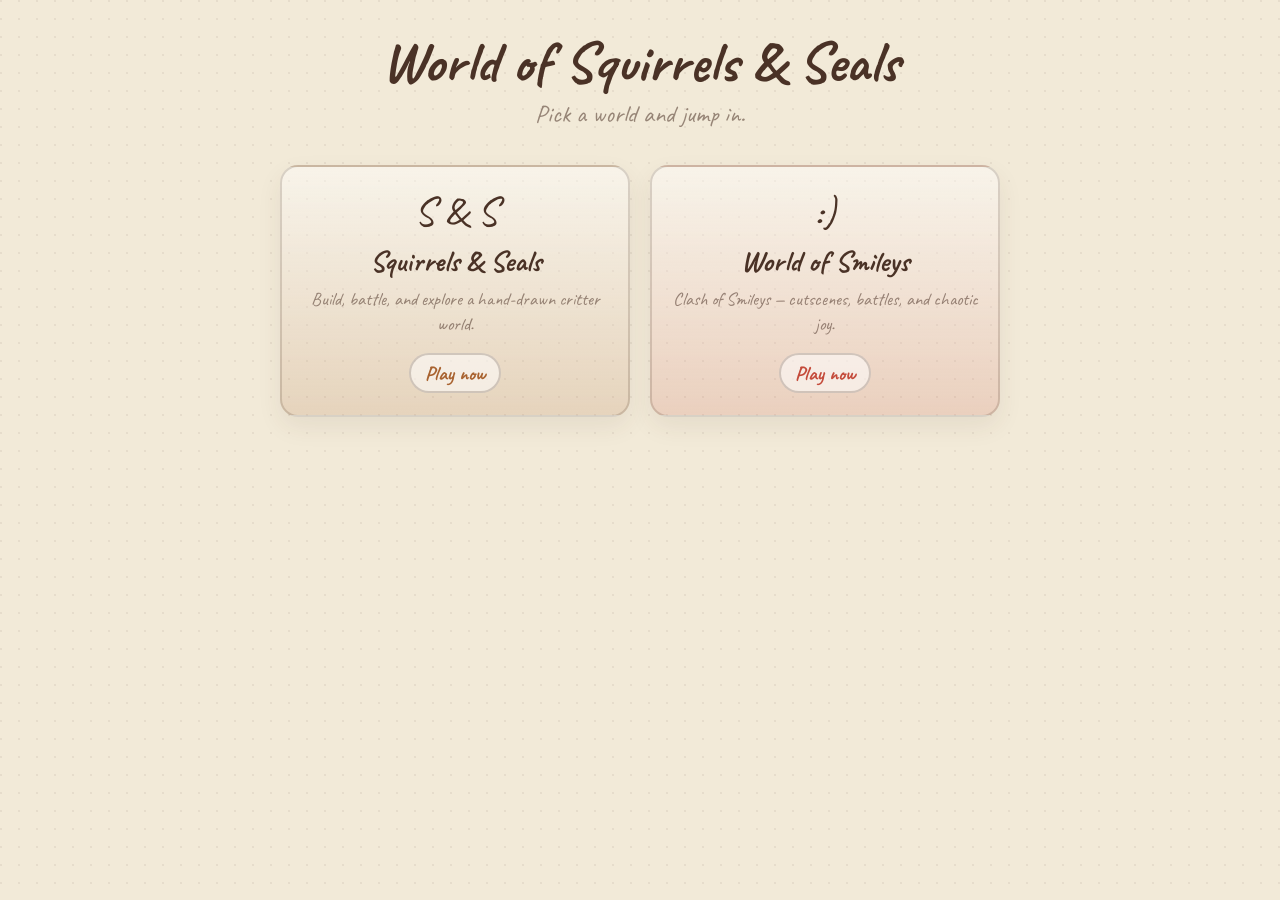
<file: index.html>
<!doctype html>
<html lang="en">
<head>
<meta charset="utf-8" />
<title>World of Squirrels & Seals</title>
<meta name="viewport" content="width=device-width, initial-scale=1" />
<link href="https://fonts.googleapis.com/css2?family=Caveat:wght@400;600;700&display=swap" rel="stylesheet">
<style>
  :root {
    --paper: #f2ead8;
    --paper-2: #ebe2c4;
    --ink: #4a3226;
    --ink-soft: rgba(74, 50, 38, 0.55);
    --grid: rgba(74, 50, 38, 0.07);
    --sq: #a8622f;
    --sq-wash: rgba(168, 98, 47, 0.16);
    --sl: #5e7f99;
    --sl-wash: rgba(94, 127, 153, 0.18);
    --sm: #c44a3a;
    --sm-wash: rgba(196, 74, 58, 0.16);
  }
  * { box-sizing: border-box; margin: 0; padding: 0; }
  html, body { min-height: 100%; }
  body {
    background: radial-gradient(ellipse at 30% 20%, var(--paper) 0%, var(--paper-2) 100%);
    background-image: radial-gradient(circle at 1px 1px, var(--grid) 1px, transparent 0);
    background-size: 18px 18px;
    background-color: var(--paper);
    font-family: "Caveat", "Marker Felt", "Comic Sans MS", cursive;
    color: var(--ink);
    display: flex;
    align-items: center;
    justify-content: center;
    padding: 2rem 1.25rem;
  }
  main {
    width: min(720px, 100%);
    text-align: center;
  }
  h1 {
    font-size: clamp(2.4rem, 6vw, 3.6rem);
    font-weight: 700;
    line-height: 1.05;
    margin-bottom: 0.35rem;
  }
  .subtitle {
    font-size: clamp(1.2rem, 3vw, 1.55rem);
    color: var(--ink-soft);
    margin-bottom: 2.25rem;
  }
  .cards {
    display: grid;
    grid-template-columns: repeat(auto-fit, minmax(240px, 1fr));
    gap: 1.25rem;
  }
  .card {
    display: block;
    text-decoration: none;
    color: inherit;
    border: 2px solid rgba(74, 50, 38, 0.18);
    border-radius: 18px;
    padding: 1.5rem 1.25rem 1.35rem;
    background: rgba(255, 255, 255, 0.35);
    box-shadow: 0 10px 24px rgba(74, 50, 38, 0.08);
    transition: transform 0.18s ease, box-shadow 0.18s ease, border-color 0.18s ease;
  }
  .card:hover {
    transform: translateY(-4px);
    box-shadow: 0 16px 32px rgba(74, 50, 38, 0.12);
    border-color: rgba(74, 50, 38, 0.28);
  }
  .card.squirrels { background: linear-gradient(180deg, rgba(255,255,255,0.45), var(--sq-wash)); }
  .card.smileys { background: linear-gradient(180deg, rgba(255,255,255,0.45), var(--sm-wash)); }
  .card-icon {
    font-size: 2.6rem;
    line-height: 1;
    margin-bottom: 0.65rem;
  }
  .card h2 {
    font-size: 1.85rem;
    font-weight: 700;
    margin-bottom: 0.45rem;
  }
  .card p {
    font-size: 1.15rem;
    color: var(--ink-soft);
    line-height: 1.35;
  }
  .card .cta {
    display: inline-block;
    margin-top: 1rem;
    font-size: 1.25rem;
    font-weight: 700;
    padding: 0.35rem 0.85rem;
    border-radius: 999px;
    border: 2px solid rgba(74, 50, 38, 0.22);
    background: rgba(255, 255, 255, 0.55);
  }
  .card.squirrels .cta { color: var(--sq); }
  .card.smileys .cta { color: var(--sm); }
</style>
</head>
<body>
<main>
  <h1>World of Squirrels &amp; Seals</h1>
  <p class="subtitle">Pick a world and jump in.</p>
  <div class="cards">
    <a class="card squirrels" href="./squirrels-and-seals/">
      <div class="card-icon">S &amp; S</div>
      <h2>Squirrels &amp; Seals</h2>
      <p>Build, battle, and explore a hand-drawn critter world.</p>
      <span class="cta">Play now</span>
    </a>
    <a class="card smileys" href="./smileys/">
      <div class="card-icon">:)</div>
      <h2>World of Smileys</h2>
      <p>Clash of Smileys — cutscenes, battles, and chaotic joy.</p>
      <span class="cta">Play now</span>
    </a>
  </div>
</main>
</body>
</html>
</file>
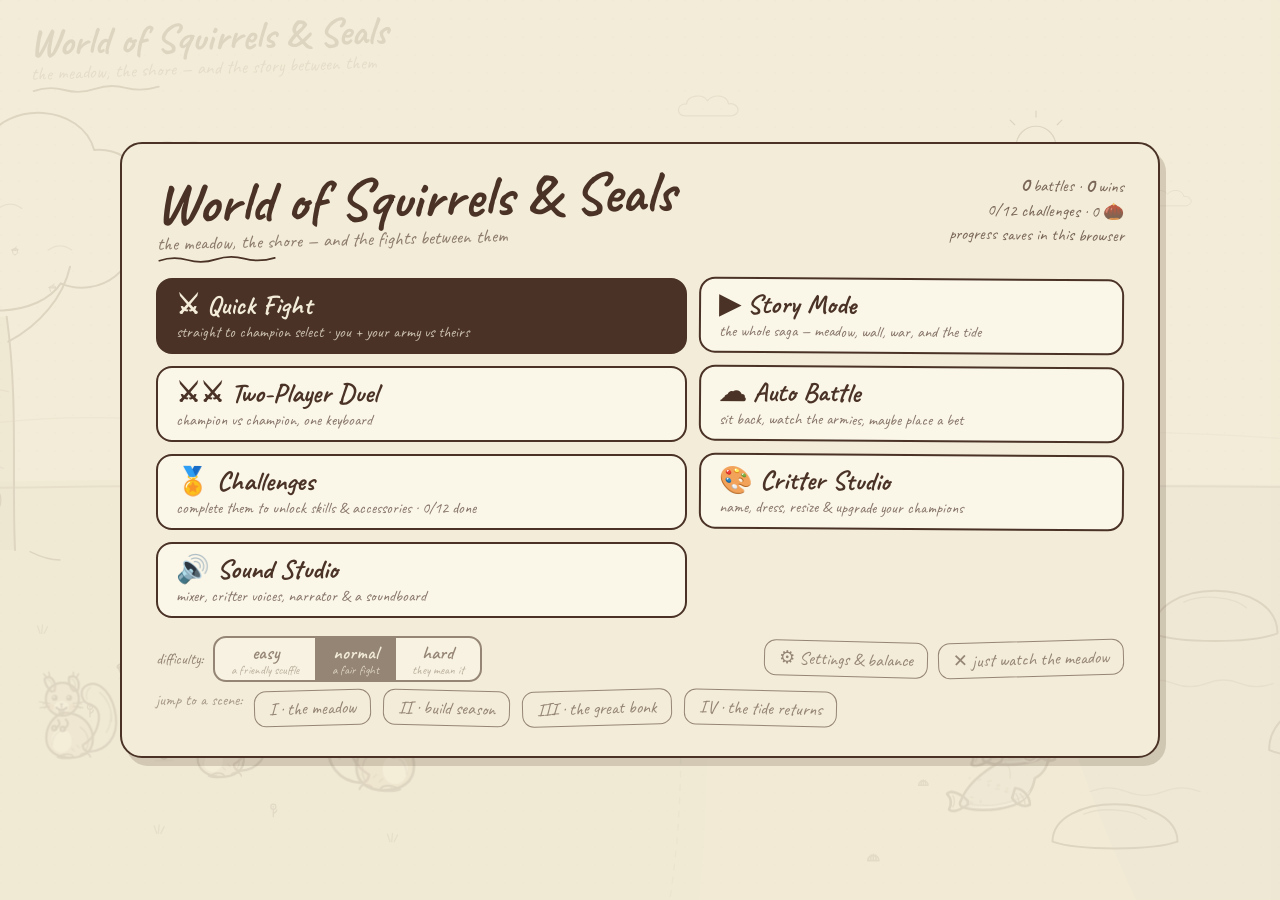
<file: squirrels-and-seals/index.html>
<!doctype html>
<html lang="en">
<head>
<meta charset="utf-8" />
<title>World of Squirrels &amp; Seals</title>
<meta name="viewport" content="width=device-width, initial-scale=1" />
<link href="https://fonts.googleapis.com/css2?family=Caveat:wght@400;600;700&display=swap" rel="stylesheet">
<link href="ss/menu.css" rel="stylesheet">
<style>
  :root {
    --paper: #f3ecd8;
    --paper-2: #ece2c4;
    --ink: #4a3226;
    --ink-soft: rgba(74, 50, 38, 0.55);
    --grid: rgba(74, 50, 38, 0.07);
    --sq: #a8622f;              /* squirrel chestnut */
    --sq-wash: rgba(168, 98, 47, 0.16);
    --sl: #5e7f99;              /* seal blue-grey */
    --sl-wash: rgba(94, 127, 153, 0.18);
    --sea: rgba(94, 127, 153, 0.22);
    --grass: rgba(122, 138, 64, 0.20);
    --sand: rgba(196, 160, 96, 0.18);
  }
  * { box-sizing: border-box; margin: 0; padding: 0; }
  html, body { width: 100%; height: 100%; overflow: hidden; }
  body {
    background: radial-gradient(ellipse at 30% 20%, var(--paper) 0%, var(--paper-2) 100%);
    background-image: radial-gradient(circle at 1px 1px, var(--grid) 1px, transparent 0);
    background-size: 18px 18px;
    background-color: var(--paper);
    font-family: "Caveat", "Marker Felt", "Comic Sans MS", cursive;
    color: var(--ink);
    position: relative;
  }

  .ink      { fill: none; stroke: var(--ink); stroke-width: 2.4; stroke-linecap: round; stroke-linejoin: round; }
  .ink-thin { stroke-width: 1.6; }
  .ink-fill { fill: var(--ink); stroke: none; }

  /* ============ WORLD LAYERS ============ */
  .stage { position: fixed; inset: 0; overflow: hidden; }
  #sky-fx, #landscape, #build-layer, #food-layer, #critter-layer, #fx-layer {
    position: fixed; inset: 0; pointer-events: none;
  }
  #landscape { z-index: 1; }
  #sky-fx { z-index: 2; }
  #build-layer { z-index: 3; }
  #food-layer { z-index: 4; }
  #critter-layer { z-index: 5; }
  #fx-layer { z-index: 40; }
  #landscape svg { width: 100%; height: 100%; }

  /* mood grading — a translucent wash whose color shifts per chapter */
  #grade {
    position: fixed; inset: 0; z-index: 30; pointer-events: none;
    background: transparent; transition: background 2.5s ease;
    mix-blend-mode: multiply;
  }
  body.mood-build #grade { background: rgba(228, 186, 106, 0.14); }
  body.mood-war   #grade { background: rgba(176, 84, 54, 0.16); }
  body.mood-dusk  #grade { background: rgba(120, 96, 150, 0.18); }
  body.mood-night #grade { background: rgba(44, 52, 96, 0.30); }
  body.mood-dawn  #grade { background: rgba(255, 196, 130, 0.12); }

  /* sun ⇆ moon */
  #sun-moon { position: fixed; left: 78vw; top: 12vh; width: 76px; height: 76px; z-index: 1; transition: transform 3s ease, opacity 2s ease; }
  body.mood-night #sun-moon .sun-face { opacity: 0; }
  body.mood-night #sun-moon .moon-face { opacity: 1; }
  #sun-moon .moon-face { opacity: 0; transition: opacity 2s ease; }
  #sun-moon .sun-face { transition: opacity 2s ease; }
  #stars { position: fixed; inset: 0; z-index: 0; opacity: 0; transition: opacity 2.5s ease; pointer-events: none; }
  body.mood-night #stars, body.mood-dusk #stars { opacity: 1; }
  .star { position: absolute; font-size: 13px; color: var(--ink-soft); animation: twinkle 2.6s ease-in-out infinite; }
  @keyframes twinkle { 0%,100% { opacity: .25; } 50% { opacity: .9; } }

  /* sea waves drift */
  .wave-drift  { animation: waveDrift 7s ease-in-out infinite; }
  .wave-drift2 { animation: waveDrift 9s ease-in-out infinite reverse; }
  @keyframes waveDrift { 0%,100% { transform: translateX(0); } 50% { transform: translateX(26px); } }
  .oak-sway { transform-origin: 12% 100%; animation: oakSway 7s ease-in-out infinite; }
  @keyframes oakSway { 0%,100% { transform: rotate(-0.6deg); } 50% { transform: rotate(0.7deg); } }

  /* screen shake + hitstop */
  @keyframes crackShake { 0%,100% { transform: translate(0,0); } 20% { transform: translate(-7px,4px); } 40% { transform: translate(6px,-5px); } 60% { transform: translate(-4px,-3px); } 80% { transform: translate(3px,4px); } }
  body.shaking #landscape, body.shaking #critter-layer, body.shaking #build-layer, body.shaking #food-layer { animation: crackShake .5s ease-in-out; }
  body.hitstop #critter-layer * { animation-play-state: paused !important; }

  /* ============ CRITTERS ============ */
  .critter {
    position: absolute;
    width: 120px; height: 120px;
    transform-origin: 50% 90%;
    pointer-events: auto;
    cursor: pointer;
    will-change: left, top, transform;
  }
  .critter svg { width: 100%; height: 100%; display: block; overflow: visible; }
  .critter .rig { transform-origin: 50% 88%; }
  .critter.face-l .rig { transform: scaleX(-1); }
  .critter .ink { stroke-width: 2.6; }
  .critter .ink-thin { stroke-width: 1.7; }

  /* part hinge origins (set inline per part in JS via style.transformOrigin) */
  .p-tail, .p-head, .p-armF, .p-armB, .p-legF, .p-legB, .p-flipF, .p-flipB, .p-earL, .p-earR, .p-item, .p-body, .p-jaw {
    transform-box: view-box;
  }

  /* — idle — */
  @keyframes cBreathe   { 0%,100% { transform: scale(1,1); } 50% { transform: scale(1.015,0.975); } }
  @keyframes tailSway   { 0%,100% { transform: rotate(-4deg); } 50% { transform: rotate(5deg); } }
  @keyframes tailFlick  { 0%,100% { transform: rotate(-10deg); } 50% { transform: rotate(14deg); } }
  @keyframes headTilt   { 0%,100% { transform: rotate(-2deg); } 50% { transform: rotate(2.5deg); } }
  @keyframes earTwitch  { 0%, 88%, 100% { transform: rotate(0deg); } 92% { transform: rotate(-10deg); } 96% { transform: rotate(4deg); } }
  @keyframes blinkAnim  { 0%, 91%, 99%, 100% { transform: scaleY(1); } 94%,96% { transform: scaleY(0.08); } }
  .critter .p-body  { animation: cBreathe 2.2s ease-in-out infinite; }
  .critter .p-tail  { animation: tailSway 2.6s ease-in-out infinite; }
  .critter .p-head  { animation: headTilt 3.4s ease-in-out infinite; }
  .critter .p-earL, .critter .p-earR { animation: earTwitch 5.2s ease-in-out infinite; }
  .critter .p-eyes  { animation: blinkAnim 4.6s linear infinite; transform-box: view-box; }

  /* — walk: squirrel scamper (quick bouncy hops) — */
  @keyframes sqScamper { 0%,100% { transform: translateY(0) rotate(0deg); } 30% { transform: translateY(-9px) rotate(-3deg); } 60% { transform: translateY(0) rotate(2deg); } }
  @keyframes sqLegRun  { 0%,100% { transform: rotate(-24deg); } 50% { transform: rotate(28deg); } }
  @keyframes sqArmRun  { 0%,100% { transform: rotate(22deg); } 50% { transform: rotate(-26deg); } }
  @keyframes tailFlow  { 0%,100% { transform: rotate(-12deg); } 50% { transform: rotate(10deg); } }
  .critter.sq.act-walk .p-body { animation: sqScamper .34s ease-in-out infinite; }
  .critter.sq.act-walk .p-legF { animation: sqLegRun .34s ease-in-out infinite; }
  .critter.sq.act-walk .p-legB { animation: sqLegRun .34s ease-in-out infinite reverse; }
  .critter.sq.act-walk .p-armF { animation: sqArmRun .34s ease-in-out infinite; }
  .critter.sq.act-walk .p-tail { animation: tailFlow .34s ease-in-out infinite; }

  /* — walk: seal galumph (inchworm scoot) — */
  @keyframes slGalumph {
    0%, 100% { transform: scale(1, 1) translateY(0); }
    35%      { transform: scale(0.94, 1.10) translateY(-7px); }
    70%      { transform: scale(1.08, 0.92) translateY(1px); }
  }
  @keyframes slFlipPaddle { 0%,100% { transform: rotate(-16deg); } 50% { transform: rotate(20deg); } }
  @keyframes slTailBob { 0%,100% { transform: rotate(-8deg); } 50% { transform: rotate(14deg); } }
  .critter.sl.act-walk .p-body  { animation: slGalumph .55s ease-in-out infinite; }
  .critter.sl.act-walk .p-flipF { animation: slFlipPaddle .55s ease-in-out infinite; }
  .critter.sl.act-walk .p-flipB { animation: slTailBob .55s ease-in-out infinite; }

  /* — dash: squirrel bound / seal belly-slide — */
  @keyframes sqBound { 0%,100% { transform: translateY(0) rotate(-4deg) scale(1.04,.96); } 50% { transform: translateY(-16px) rotate(4deg) scale(.96,1.06); } }
  .critter.sq.act-dash .p-body { animation: sqBound .26s ease-in-out infinite; }
  .critter.sq.act-dash .p-tail { animation: tailFlow .26s ease-in-out infinite; }
  .critter.sl.act-dash .rig-inner { transform: rotate(6deg); }
  @keyframes slSlide { 0%,100% { transform: scale(1.10,0.88) translateY(3px); } 50% { transform: scale(1.14,0.84) translateY(4px); } }
  .critter.sl.act-dash .p-body  { animation: slSlide .3s ease-in-out infinite; }
  .critter.sl.act-dash .p-flipF { animation: none; transform: rotate(-30deg); }

  /* — jump (one-shot, JS removes class) — */
  @keyframes cJump {
    0% { transform: translateY(0) scale(1.06,0.92); }
    30% { transform: translateY(-46px) scale(0.94,1.1); }
    62% { transform: translateY(-46px) scale(0.97,1.04) rotate(3deg); }
    88% { transform: translateY(0) scale(1.1,0.88); }
    100% { transform: translateY(0) scale(1,1); }
  }
  .critter.act-jump .p-body { animation: cJump .72s cubic-bezier(.3,.6,.4,1); }
  .critter.act-jump .p-tail { animation: tailFlick .36s ease-in-out 2; }

  /* — talk — */
  @keyframes talkBob { 0%,100% { transform: rotate(0deg) translateY(0); } 30% { transform: rotate(-3deg) translateY(-1.5px); } 65% { transform: rotate(3deg) translateY(-1px); } }
  @keyframes jawYap  { 0%,100% { transform: scaleY(0.4); } 40% { transform: scaleY(1); } }
  .critter.act-talk .p-head { animation: talkBob .5s ease-in-out infinite; }
  .critter.act-talk .p-jaw  { animation: jawYap .24s ease-in-out infinite; }

  /* — eat: squirrel nibble / seal gulp — */
  @keyframes nibblePaws { 0%,100% { transform: rotate(-6deg); } 50% { transform: rotate(4deg); } }
  @keyframes nibbleHead { 0%,100% { transform: rotate(1deg) translateY(0); } 50% { transform: rotate(-2deg) translateY(1px); } }
  .critter.sq.act-eat .p-armF { animation: nibblePaws .16s ease-in-out infinite; }
  .critter.sq.act-eat .p-head { animation: nibbleHead .16s ease-in-out infinite; }
  .critter.sq.act-eat .p-tail { animation: tailSway 1.4s ease-in-out infinite; }
  @keyframes gulpHead { 0% { transform: rotate(0); } 30% { transform: rotate(-14deg) translateY(-3px); } 60% { transform: rotate(-16deg) translateY(-4px); } 85% { transform: rotate(4deg); } 100% { transform: rotate(0); } }
  @keyframes gulpBody { 0%,100% { transform: scale(1,1); } 60% { transform: scale(1.02,1.05); } 80% { transform: scale(1.06,0.96); } }
  .critter.sl.act-eat .p-head { animation: gulpHead 1.1s ease-in-out infinite; }
  .critter.sl.act-eat .p-body { animation: gulpBody 1.1s ease-in-out infinite; }

  /* — wave / cheer / dance / clap — */
  @keyframes pawWave { 0%,100% { transform: rotate(-118deg); } 50% { transform: rotate(-158deg); } }
  .critter.act-wave .p-armF, .critter.act-wave .p-flipF { animation: pawWave .4s ease-in-out infinite; }
  @keyframes cheerHop { 0%,100% { transform: translateY(0); } 40% { transform: translateY(-13px); } }
  .critter.act-cheer .p-body { animation: cheerHop .42s ease-in-out infinite; }
  .critter.act-cheer .p-armF, .critter.act-cheer .p-flipF { animation: pawWave .42s ease-in-out infinite; }
  .critter.act-cheer .p-tail { animation: tailFlick .42s ease-in-out infinite; }
  @keyframes danceWig { 0%,100% { transform: translateX(-3px) rotate(-4deg); } 50% { transform: translateX(3px) rotate(4deg); } }
  .critter.act-dance .p-body { animation: danceWig .4s ease-in-out infinite; }
  .critter.act-dance .p-tail { animation: tailFlick .4s ease-in-out infinite; }
  .critter.act-dance .p-armF, .critter.act-dance .p-flipF { animation: pawWave .8s ease-in-out infinite; }
  @keyframes flipClap { 0%,100% { transform: rotate(-34deg); } 50% { transform: rotate(6deg); } }
  .critter.act-clap .p-flipF, .critter.act-clap .p-armF { animation: flipClap .22s ease-in-out infinite; }
  .critter.act-clap .p-head { animation: talkBob .44s ease-in-out infinite; }

  /* — sleep — */
  .critter.act-sleep .p-body { animation: cBreathe 3.6s ease-in-out infinite; }
  .critter.act-sleep .p-head { animation: none; transform: rotate(9deg) translateY(3px); }
  .critter.act-sleep .p-eyes { animation: none; transform: scaleY(0.07); }
  .critter.act-sleep .p-tail { animation: tailSway 5s ease-in-out infinite; }

  /* — build (hammering) — */
  @keyframes hammerArm { 0%,100% { transform: rotate(-52deg); } 45% { transform: rotate(26deg); } 55% { transform: rotate(30deg); } }
  @keyframes hammerBod { 0%,100% { transform: rotate(-2deg); } 50% { transform: rotate(3deg) translateY(1px); } }
  .critter.act-build .p-armF, .critter.act-build .p-flipF { animation: hammerArm .5s ease-in-out infinite; }
  .critter.act-build .p-body { animation: hammerBod .5s ease-in-out infinite; }

  /* — combat: windup / strike / hurt / bonked — */
  @keyframes strikeLunge { 0% { transform: translateX(0) rotate(0); } 25% { transform: translateX(-9px) rotate(-7deg) scale(.96,1.04); } 55% { transform: translateX(16px) rotate(6deg) scale(1.08,.94); } 100% { transform: translateX(0) rotate(0); } }
  .critter.act-strike .p-body { animation: strikeLunge .3s cubic-bezier(.4,0,.4,1); }
  @keyframes tailWhipAtk { 0% { transform: rotate(0); } 30% { transform: rotate(-42deg); } 60% { transform: rotate(46deg); } 100% { transform: rotate(0); } }
  .critter.sq.act-strike .p-tail { animation: tailWhipAtk .3s cubic-bezier(.4,0,.4,1); }
  @keyframes bellyPop { 0% { transform: scale(1,1); } 35% { transform: scale(.88,1.12); } 65% { transform: scale(1.16,.86); } 100% { transform: scale(1,1); } }
  .critter.sl.act-strike .p-body { animation: bellyPop .32s cubic-bezier(.4,0,.4,1); }
  @keyframes hurtShake { 0%,100% { transform: translateX(0) rotate(0); } 25% { transform: translateX(-5px) rotate(-5deg); } 65% { transform: translateX(5px) rotate(4deg); } }
  .critter.act-hurt .p-body { animation: hurtShake .3s ease-in-out; }
  .critter.act-hurt { filter: brightness(1.5) sepia(.3) saturate(2); }
  .critter.act-bonked { cursor: default; pointer-events: none; }
  .critter.act-bonked .rig-inner { transform: rotate(var(--bonk-rot, 96deg)) translateY(6px); transition: transform .5s cubic-bezier(.5,1.6,.4,1); }
  .critter.act-bonked .p-body, .critter.act-bonked .p-head, .critter.act-bonked .p-tail,
  .critter.act-bonked .p-armF, .critter.act-bonked .p-legF, .critter.act-bonked .p-legB,
  .critter.act-bonked .p-flipF, .critter.act-bonked .p-flipB, .critter.act-bonked .p-eyes,
  .critter.act-bonked .p-earL, .critter.act-bonked .p-earR { animation: none; }
  .critter .rig-inner { transition: transform .5s ease; transform-origin: 50% 80%; transform-box: view-box; }

  /* scared tremble */
  @keyframes tremble { 0%,100% { transform: translateX(0); } 25% { transform: translateX(-1.6px); } 75% { transform: translateX(1.6px); } }
  .critter.act-scared .p-body { animation: tremble .14s linear infinite; }

  /* champion glow + player marker */
  .critter.champion .rig { filter: drop-shadow(0 0 7px rgba(232, 179, 58, 0.55)); }
  .critter .player-arrow {
    position: absolute; left: 50%; top: -34px; transform: translateX(-50%);
    font-size: 26px; color: var(--ink); opacity: 0; transition: opacity .3s;
    animation: arrowBob .7s ease-in-out infinite; text-shadow: 0 1px 0 var(--paper);
  }
  .critter.is-player .player-arrow { opacity: 1; }
  @keyframes arrowBob { 0%,100% { transform: translateX(-50%) translateY(0); } 50% { transform: translateX(-50%) translateY(-6px); } }

  /* HP pip above battle critters */
  .hp-pip { position: absolute; left: 50%; top: -4px; transform: translateX(-50%); width: 58%; height: 6px;
    border: 1.6px solid var(--ink); border-radius: 4px; background: rgba(243,236,216,.8); opacity: 0; transition: opacity .3s; }
  .critter.in-battle .hp-pip { opacity: 1; }
  .hp-pip .fill { height: 100%; width: 100%; background: var(--ink-soft); border-radius: 2px; transition: width .25s ease; }

  /* speech bubble */
  .bubble {
    position: absolute; bottom: 103%; left: 50%;
    transform: translateX(-50%) translateY(-2px) rotate(-1deg);
    background: rgba(243, 236, 216, 0.95);
    border: 1.8px solid var(--ink); border-radius: 12px;
    padding: 3px 11px; font-size: 19px; font-weight: 600; white-space: nowrap;
    color: var(--ink); pointer-events: none; z-index: 60;
    animation: bubblePop .18s cubic-bezier(.3,1.5,.5,1);
  }
  .bubble::after {
    content: ''; position: absolute; top: 100%; left: 50%; margin-left: -5px;
    border: 6px solid transparent; border-top-color: var(--ink);
  }
  @keyframes bubblePop { 0% { transform: translateX(-50%) translateY(6px) scale(.4); opacity: 0; } 100% { transform: translateX(-50%) translateY(-2px) scale(1); opacity: 1; } }

  /* ============ FX ============ */
  .fx-abs { position: absolute; pointer-events: none; }
  .heart-fx { font-size: 22px; color: #c25a5a; animation: heartUp 1s ease-out forwards; }
  @keyframes heartUp { 0% { transform: translateY(0) scale(.5); opacity: 0; } 20% { opacity: 1; transform: translateY(-10px) scale(1.1); } 100% { transform: translateY(-44px) scale(.9); opacity: 0; } }
  .zzz-fx { font-family: Caveat, cursive; font-size: 22px; color: var(--ink-soft); animation: zzzUp 2.2s ease-out forwards; }
  @keyframes zzzUp { 0% { transform: translate(0,0) rotate(0); opacity: 0; } 15% { opacity: .9; } 100% { transform: translate(16px,-46px) rotate(14deg); opacity: 0; } }
  .crumb { position: absolute; width: 4px; height: 4px; border-radius: 50%; background: var(--ink-soft); animation: crumbFall .7s ease-in forwards; }
  @keyframes crumbFall { 0% { transform: translate(0,0); opacity: .9; } 100% { transform: translate(var(--dx,6px), 22px); opacity: 0; } }
  .dust-puff { position: absolute; border: 1.7px solid var(--ink-soft); border-radius: 50%; opacity: .55; animation: puffOut .5s ease-out forwards; }
  @keyframes puffOut { 0% { transform: scale(.3); opacity: .55; } 100% { transform: scale(1.5); opacity: 0; } }
  .dmg-pop {
    position: absolute; font-family: Caveat, cursive; font-weight: 700; font-size: 26px; color: var(--ink);
    text-shadow: 1px 1px 0 var(--paper); animation: dmgUp .7s ease-out forwards; pointer-events: none;
  }
  .dmg-pop.crit { font-size: 36px; color: #b0452e; }
  .dmg-pop.heal { color: #4e7d46; }
  @keyframes dmgUp { 0% { transform: translateY(0) scale(.6) rotate(-4deg); opacity: 0; } 18% { opacity: 1; transform: translateY(-14px) scale(1.15) rotate(2deg); } 100% { transform: translateY(-46px) scale(.95) rotate(-2deg); opacity: 0; } }
  .hit-star { position: absolute; pointer-events: none; }
  .afterimage { position: absolute; opacity: .3; pointer-events: none; }
  .afterimage svg { width: 100%; height: 100%; overflow: visible; }
  .dizzy-stars { position: absolute; left: 50%; top: -8px; width: 54px; height: 24px; margin-left: -27px; pointer-events: none; }
  .dizzy-stars span { position: absolute; font-size: 15px; color: var(--ink-soft); animation: dizzyOrbit 1.4s linear infinite; }
  .dizzy-stars span:nth-child(2) { animation-delay: -.47s; }
  .dizzy-stars span:nth-child(3) { animation-delay: -.94s; }
  @keyframes dizzyOrbit {
    0%   { transform: translate(0px, 0px) scale(1); opacity: .9; }
    25%  { transform: translate(20px, -7px) scale(.7); opacity: .5; }
    50%  { transform: translate(40px, 0px) scale(1); opacity: .9; }
    75%  { transform: translate(20px, 7px) scale(1.2); opacity: 1; }
    100% { transform: translate(0px, 0px) scale(1); opacity: .9; }
  }
  .ripple-fx { position: absolute; border: 1.8px solid var(--sl); border-radius: 50%; transform: scaleY(.32); opacity: .7; animation: rippleOut .8s ease-out forwards; }
  @keyframes rippleOut { 0% { opacity: .7; scale: .3; } 100% { opacity: 0; scale: 1.6; } }
  .splash-drop { position: absolute; width: 5px; height: 8px; border-radius: 50% 50% 60% 60%; background: var(--sl); opacity: .8; animation: splashArc .55s ease-in forwards; }
  @keyframes splashArc { 0% { transform: translate(0,0) scale(1); opacity: .85; } 100% { transform: translate(var(--dx, 10px), var(--dy, 26px)) scale(.6); opacity: 0; } }

  /* projectiles */
  .proj { position: absolute; z-index: 39; pointer-events: none; }
  .proj svg { width: 100%; height: 100%; overflow: visible; }
  @keyframes projSpin { to { transform: rotate(360deg); } }
  .proj.spin svg { animation: projSpin .5s linear infinite; }

  /* rally / heal ring */
  .rally-ring { position: absolute; inset: -12px; border: 2.6px solid var(--ink); border-radius: 50%; opacity: 0; animation: rallyOut .8s ease-out forwards; pointer-events: none; }
  .rally-ring.heal { border-color: #4e7d46; }
  @keyframes rallyOut { 0% { transform: scale(.4); opacity: .9; } 100% { transform: scale(1.7); opacity: 0; } }

  /* ============ TITLE + TOP BUTTONS ============ */
  .title {
    position: fixed; top: 18px; left: 30px; z-index: 100;
    font-size: clamp(26px, 3.3vw, 40px); font-weight: 700; transform: rotate(-2deg); line-height: 0.95;
    max-width: max(240px, calc(100vw - 590px));
  }
  .title small { display: block; font-size: clamp(14px, 1.6vw, 19px); font-weight: 400; opacity: 0.65; margin-top: 3px; }
  .title .squig { width: 130px; display: block; margin-top: 2px; }
  .top-btns { position: fixed; top: 20px; right: 24px; z-index: 100; display: flex; gap: 10px; }
  .hand-btn {
    font-family: Caveat, cursive; font-size: 18px; padding: 6px 14px;
    background: rgba(243, 236, 216, 0.8); color: var(--ink);
    border: 1.6px solid var(--ink); border-radius: 12px; cursor: pointer;
  }
  .hand-btn:nth-child(odd) { transform: rotate(1.4deg); }
  .hand-btn:nth-child(even) { transform: rotate(-1.6deg); }
  .hand-btn.primary { background: var(--ink); color: var(--paper); box-shadow: 3px 3px 0 rgba(74,50,38,.22); font-weight: 700; }
  .hand-btn:hover { transform: scale(1.05); }

  /* ============ STORY HUD ============ */
  .saga-clock {
    position: fixed; top: 20px; left: 50%; transform: translateX(-50%) rotate(-1deg); z-index: 100;
    border: 2px solid var(--ink); border-radius: 14px; background: rgba(243,236,216,.9);
    padding: 6px 22px; text-align: center; display: none;
  }
  .saga-clock .big { font-size: 30px; font-weight: 700; display: block; line-height: 1; }
  .saga-clock span:last-child { font-size: 17px; opacity: .6; }
  .saga-banner {
    position: fixed; top: 84px; left: 50%; transform: translateX(-50%) rotate(.6deg); z-index: 100;
    font-size: 21px; opacity: .75; display: none; text-align: center;
  }
  .saga-banner small { display: block; font-size: 16px; opacity: .8; }

  .war-banner {
    position: fixed; top: 34vh; left: 50%; transform: translate(-50%,-50%) scale(.6); z-index: 130;
    font-size: 54px; font-weight: 700; color: var(--ink); text-align: center;
    opacity: 0; pointer-events: none; transition: transform .3s cubic-bezier(.2,1.4,.4,1), opacity .25s;
    text-shadow: 2px 2px 0 var(--paper); white-space: nowrap;
  }
  .war-banner small { display: block; font-size: 22px; font-weight: 400; letter-spacing: 3px; opacity: .75; }
  .war-banner.show { opacity: 1; transform: translate(-50%,-50%) scale(1) rotate(-1.5deg); }

  /* chapter card */
  .chapter-card {
    position: fixed; left: 50%; top: 50%; transform: translate(-50%,-50%) rotate(-1.5deg) scale(.94);
    z-index: 140; text-align: center; opacity: 0; pointer-events: none;
    transition: opacity .7s ease, transform .7s ease;
  }
  .chapter-card.show { opacity: 1; transform: translate(-50%,-50%) rotate(-1.5deg) scale(1); }
  .chapter-card .num { font-size: 22px; opacity: .55; letter-spacing: 2.5px; }
  .chapter-card .name { font-size: 84px; font-weight: 700; line-height: 1; }
  .chapter-card .sub { font-size: 23px; opacity: .7; margin-top: 6px; }

  /* curtain */
  .curtain {
    position: fixed; inset: 0; z-index: 300; background: var(--ink);
    transform: translateY(-101%); transition: transform .65s cubic-bezier(.6,0,.3,1);
    display: flex; align-items: center; justify-content: center; text-align: center; color: var(--paper);
  }
  .curtain.show { transform: translateY(0); }
  .curtain.exit { transform: translateY(101%); }
  .curtain .c-num { font-size: 22px; letter-spacing: 4px; opacity: .6; }
  .curtain .c-name { font-size: 92px; font-weight: 700; line-height: 1.05; }
  .curtain .c-sub { font-size: 24px; opacity: .75; margin-top: 8px; }

  /* subtitles */
  .subtitle-bar {
    position: fixed; bottom: 26px; left: 50%; transform: translateX(-50%); z-index: 260;
    max-width: 72vw; padding: 10px 26px 8px; text-align: center;
    background: rgba(40, 26, 18, 0.82); color: #f6efdd; border-radius: 14px;
    opacity: 0; pointer-events: none; transition: opacity .3s ease;
  }
  .subtitle-bar.show { opacity: 1; }
  .subtitle-bar .subtitle-text { font-size: 26px; line-height: 1.15; }
  .subtitle-bar .subtitle-speaker { font-size: 15px; opacity: .6; letter-spacing: 1px; margin-top: 2px; }

  /* flash */
  .flash { position: fixed; inset: 0; background: #fffbe8; opacity: 0; pointer-events: none; z-index: 290; }
  .flash.go { animation: flashGo .16s ease-out; }
  @keyframes flashGo { 0% { opacity: .9; } 100% { opacity: 0; } }

  /* bottom-right HUD */
  .saga-hud { position: fixed; bottom: 18px; right: 18px; z-index: 250; display: flex; gap: 9px; }
  .saga-hud button {
    font-family: Caveat, cursive; font-size: 17px; padding: 5px 13px;
    background: rgba(243,236,216,.85); border: 1.6px solid var(--ink); color: var(--ink);
    border-radius: 11px; cursor: pointer;
  }
  .saga-hud button:hover { background: var(--ink); color: var(--paper); }

  /* ============ BATTLE HUD ============ */
  .team-hud {
    position: fixed; top: 16px; left: 50%; transform: translateX(-50%); z-index: 110;
    display: none; gap: 26px; align-items: flex-start;
  }
  .team-hud.on { display: flex; }
  .team-block { width: 27vw; max-width: 350px; }
  .team-block .team-name { font-size: 21px; font-weight: 700; letter-spacing: 1.5px; }
  .team-block.east { text-align: right; }
  .tbar { height: 12px; border: 2px solid var(--ink); border-radius: 7px; background: rgba(243,236,216,.85); overflow: hidden; margin-top: 3px; }
  .tbar .fill { height: 100%; width: 100%; transition: width .3s ease; border-radius: 4px; }
  .team-block.west .fill { background: var(--sq); }
  .team-block.east .fill { background: var(--sl); float: right; }
  .team-hud .vs { font-size: 30px; font-weight: 700; margin-top: 6px; transform: rotate(-4deg); }

  /* player card */
  .player-hud {
    position: fixed; bottom: 18px; left: 22px; z-index: 120; display: none;
    border: 2.2px solid var(--ink); border-radius: 16px; background: rgba(243,236,216,.92);
    padding: 10px 16px 12px; transform: rotate(-.8deg); min-width: 265px;
    box-shadow: 3px 4px 0 rgba(74,50,38,.14);
  }
  .player-hud.on { display: block; }
  .player-hud .ph-top { display: flex; align-items: center; gap: 10px; }
  .player-hud .ph-portrait { width: 52px; height: 52px; flex: none; }
  .player-hud .ph-portrait svg { width: 100%; height: 100%; overflow: visible; }
  .player-hud .ph-name { font-size: 23px; font-weight: 700; line-height: 1; }
  .player-hud .ph-class { font-size: 15px; opacity: .6; }
  .player-hud .bar { height: 11px; border: 1.8px solid var(--ink); border-radius: 6px; margin-top: 6px; background: rgba(255,255,255,.5); overflow: hidden; }
  .player-hud .bar .fill { height: 100%; transition: width .2s ease; }
  .player-hud .bar.hp .fill { background: #b0452e; }
  .player-hud .bar.mp .fill { background: #3f6f8f; }
  .player-hud .bar-label { font-size: 13px; opacity: .55; letter-spacing: 1px; display: flex; justify-content: space-between; margin-top: 4px; }
  .player-hud .special-ready { font-size: 17px; font-weight: 700; color: #8a5a12; opacity: 0; transition: opacity .3s; margin-top: 4px; text-align: center; }
  .player-hud .special-ready.on { opacity: 1; animation: readyPulse .8s ease-in-out infinite; }
  @keyframes readyPulse { 0%,100% { transform: scale(1); } 50% { transform: scale(1.06); } }

  /* controls hint */
  .controls-hint {
    position: fixed; bottom: 18px; right: 18px; z-index: 120; display: none;
    border: 2px solid var(--ink); border-radius: 14px; background: rgba(243,236,216,.92);
    padding: 9px 15px; transform: rotate(.8deg); font-size: 17px; line-height: 1.5;
  }
  .controls-hint.on { display: block; }
  .controls-hint b { display: inline-block; border: 1.5px solid var(--ink); border-radius: 6px; padding: 0 7px; margin-right: 5px; font-weight: 600; background: rgba(255,255,255,.55); font-size: 15px; }
  .controls-hint .ch-row { white-space: nowrap; }

  /* touch buttons (small screens / mouse users) */
  .touch-actions { position: fixed; bottom: 108px; right: 22px; z-index: 120; display: none; flex-direction: column; gap: 10px; }
  .touch-actions.on { display: flex; }
  .touch-actions button {
    width: 74px; height: 74px; border-radius: 50%; border: 2.4px solid var(--ink);
    background: rgba(243,236,216,.92); font-family: Caveat, cursive; font-size: 17px; font-weight: 700;
    color: var(--ink); cursor: pointer; line-height: 1; box-shadow: 2px 3px 0 rgba(74,50,38,.18);
  }
  .touch-actions button:active { transform: scale(.92); }
  .touch-actions button.sp.ready { background: #e8b33a; animation: readyPulse .8s ease-in-out infinite; }

  /* ============ OVERLAYS (side pick, messages) ============ */
  .pick-overlay {
    position: fixed; inset: 0; z-index: 270; display: none;
    align-items: center; justify-content: center; flex-direction: column;
    background: rgba(58, 38, 26, 0.42); backdrop-filter: blur(2px);
  }
  .pick-overlay.on { display: flex; }
  .pick-title { font-size: 52px; font-weight: 700; color: var(--paper); text-shadow: 2px 2px 0 rgba(40,20,10,.5); transform: rotate(-1.4deg); }
  .pick-sub { font-size: 22px; color: var(--paper); opacity: .85; margin-bottom: 26px; }
  .pick-row { display: flex; gap: 34px; }
  .pick-card {
    width: 265px; border: 2.6px solid var(--ink); border-radius: 20px; background: var(--paper);
    padding: 18px 18px 14px; cursor: pointer; text-align: center;
    transition: transform .18s cubic-bezier(.3,1.4,.4,1), box-shadow .18s;
  }
  .pick-card:hover { transform: translateY(-7px) scale(1.03) rotate(-.7deg); box-shadow: 5px 8px 0 rgba(40,20,10,.3); }
  .pick-card .pc-art { width: 150px; height: 150px; margin: 0 auto; }
  .pick-card .pc-art svg { width: 100%; height: 100%; overflow: visible; }
  .pick-card .pc-name { font-size: 31px; font-weight: 700; line-height: 1; }
  .pick-card .pc-desc { font-size: 17px; opacity: .68; margin-top: 5px; line-height: 1.25; }
  .pick-card .pc-moves { margin-top: 9px; font-size: 15.5px; text-align: left; line-height: 1.45; border-top: 1.6px dashed var(--ink-soft); padding-top: 7px; }
  .pick-card .pc-moves b { border: 1.4px solid var(--ink); border-radius: 5px; padding: 0 5px; font-weight: 600; background: rgba(255,255,255,.6); font-size: 13.5px; }

  .saga-message {
    position: fixed; top: 26vh; left: 50%; transform: translateX(-50%) rotate(-1deg); z-index: 150;
    font-size: 44px; font-weight: 700; text-align: center; opacity: 0; pointer-events: none;
    transition: opacity .5s ease; text-shadow: 2px 2px 0 var(--paper); line-height: 1.05;
  }
  .saga-message .small { font-size: 22px; font-weight: 400; opacity: .7; display: block; margin-top: 6px; }
  .saga-message.show { opacity: 1; }

  .choice-row {
    position: fixed; bottom: 13vh; left: 50%; transform: translateX(-50%); z-index: 160;
    display: none; gap: 22px;
  }
  .choice-row.on { display: flex; }
  .choice-btn {
    font-family: Caveat, cursive; font-size: 25px; font-weight: 700; padding: 12px 26px;
    background: var(--paper); border: 2.4px solid var(--ink); color: var(--ink); border-radius: 16px;
    cursor: pointer; box-shadow: 3px 4px 0 rgba(74,50,38,.2); transition: transform .15s;
  }
  .choice-btn:hover { transform: translateY(-4px) rotate(-1deg); }
  .choice-btn small { display: block; font-size: 16px; font-weight: 400; opacity: .65; }

  .hint {
    position: fixed; top: 108px; left: 34px; z-index: 90; font-size: 20px; opacity: .6;
    transform: rotate(-2.5deg); line-height: 1.2; transition: opacity 1s;
  }
  body.saga-running .hint { opacity: 0; }
  body.battle-on .top-btns { display: none; }
  body.battle-on .title { opacity: 0; transition: opacity .6s; }

  /* driftwood wall */
  #great-wall {
    position: fixed; left: 52vw; bottom: 8vh; width: 108px; height: 0; margin-left: -54px;
    z-index: 6; transition: height 1.1s cubic-bezier(.5,1.3,.4,1); pointer-events: none;
  }
  #great-wall svg { width: 100%; height: 100%; overflow: visible; }
</style>
</head>
<body>

<div class="title" data-screen-label="World of Squirrels and Seals">
  World of Squirrels &amp; Seals
  <small id="title-sub">the meadow, the shore — and the story between them</small>
  <svg class="squig" viewBox="0 0 110 8">
    <path class="ink ink-thin" d="M2 5 Q 15 1, 28 5 T 54 5 T 80 5 T 108 5" />
  </svg>
</div>

<div class="hint" id="hint">click a critter to say hi 〰<br>they walk, snack &amp; nap on their own</div>

<div class="top-btns">
  <button class="hand-btn primary" id="btn-menu">⚑ Menu</button>
  <button class="hand-btn" id="btn-mute">🔊 Sound</button>
  <button class="hand-btn" id="btn-subs">💬 Subtitles</button>
</div>

<div id="stars"></div>
<div id="landscape"></div>
<div id="sun-moon">
  <svg viewBox="0 0 100 100">
    <g class="sun-face">
      <circle class="ink ink-thin" cx="50" cy="50" r="26" fill="rgba(255,238,170,0.75)" />
      <path class="ink ink-thin" d="M 50 12 L 50 4 M 78 22 L 84 16 M 88 50 L 96 50 M 78 78 L 84 84 M 50 88 L 50 96 M 22 78 L 16 84 M 12 50 L 4 50 M 22 22 L 16 16" />
    </g>
    <g class="moon-face">
      <path class="ink ink-thin" d="M 62 22 A 30 30 0 1 0 62 78 A 24 24 0 1 1 62 22 Z" fill="rgba(240,238,220,0.9)" />
    </g>
  </svg>
</div>
<div class="stage" id="stage"></div>
<div id="build-layer"></div>
<div id="great-wall"><svg viewBox="0 0 108 400" preserveAspectRatio="none"><g id="wall-wood"></g><g id="wall-cracks"></g></svg></div>
<div id="food-layer"></div>
<div id="critter-layer"></div>
<div id="fx-layer"></div>
<div id="grade"></div>

<!-- battle HUD -->
<div class="team-hud" id="team-hud">
  <div class="team-block west">
    <div class="team-name">SQUIRRELS</div>
    <div class="tbar"><div class="fill" id="thp-west"></div></div>
  </div>
  <div class="vs">vs</div>
  <div class="team-block east">
    <div class="team-name">SEALS</div>
    <div class="tbar"><div class="fill" id="thp-east"></div></div>
  </div>
</div>

<div class="player-hud" id="player-hud">
  <div class="ph-top">
    <div class="ph-portrait" id="ph-portrait"></div>
    <div>
      <div class="ph-name" id="ph-name">—</div>
      <div class="ph-class" id="ph-class">—</div>
    </div>
  </div>
  <div class="bar-label"><span>HEART</span><span id="ph-hp-num"></span></div>
  <div class="bar hp"><div class="fill" id="ph-hp"></div></div>
  <div class="bar-label"><span>SPIRIT</span><span id="ph-mp-num"></span></div>
  <div class="bar mp"><div class="fill" id="ph-mp"></div></div>
  <div class="special-ready" id="ph-ready">✦ special ready — press K ✦</div>
</div>

<div class="controls-hint" id="controls-hint">
  <div class="ch-row"><b>WASD</b>/<b>←↑↓→</b> move</div>
  <div class="ch-row"><b>J</b>/<b>space</b> attack &nbsp; <b>L</b> dash</div>
  <div class="ch-row"><b>K</b> special &nbsp;·&nbsp; or click to move / tap a foe</div>
</div>

<div class="touch-actions" id="touch-actions">
  <button id="ta-sp" class="sp">✦<br>special</button>
  <button id="ta-dash">〰<br>dash</button>
  <button id="ta-atk">✶<br>bonk</button>
</div>

<!-- overlays -->
<div class="pick-overlay" id="pick-overlay">
  <div class="pick-title" id="pick-title">Choose your champion</div>
  <div class="pick-sub" id="pick-sub">this fight is yours to win — who do you stand with?</div>
  <div class="pick-row" id="pick-row"></div>
</div>

<div class="saga-clock" id="saga-clock"><span class="big" id="clock-big">Day 1</span><span id="clock-sub">of 60</span></div>
<div class="saga-banner" id="saga-banner"><span id="banner-title"></span><small id="banner-sub"></small></div>
<div class="war-banner" id="war-banner"></div>
<div class="chapter-card" id="chapter-card">
  <div class="num" id="ch-num">CHAPTER ONE</div>
  <div class="name" id="ch-name">The Meadow &amp; the Shore</div>
  <div class="sub" id="ch-sub">a peaceful beginning</div>
</div>
<div class="saga-message" id="saga-message"></div>
<div class="choice-row" id="choice-row"></div>

<div class="subtitle-bar" id="subtitle-bar">
  <div class="subtitle-text" id="subtitle-text"></div>
  <div class="subtitle-speaker" id="subtitle-speaker"></div>
</div>

<div class="saga-hud" id="saga-hud" style="display:none">
  <button id="btn-skip">Skip ▸</button>
  <button id="btn-quit">⚑ Menu</button>
</div>

<div class="flash" id="flash"></div>
<div class="curtain" id="curtain">
  <div>
    <div class="c-num" id="curtain-num">CHAPTER</div>
    <div class="c-name" id="curtain-name"></div>
    <div class="c-sub" id="curtain-sub"></div>
  </div>
</div>

<script src="sounds.js"></script>
<script src="ss/critters.js"></script>
<script src="ss/meta.js"></script>
<script src="ss/outfits.js"></script>
<script src="ss/world.js"></script>
<script src="ss/playground.js"></script>
<script src="ss/build.js"></script>
<script src="ss/specials.js"></script>
<script src="ss/battle.js"></script>
<script src="ss/finale.js"></script>
<script src="ss/menu.js"></script>
<script src="ss/audio.js"></script>
<script>
  // ============ BOOT ============
  (function () {
    // Squirrels chitter, seals bark — route this world's voice profiles to
    // real animal calls (other worlds keep their Animalese voices).
    if (window.__sfx && window.__sfx.setVoiceSpecies) window.__sfx.setVoiceSpecies({
      child1: 'sq', child2: 'sq', flying: 'sq', healer: 'sq', wizard: 'sq',
      water: 'sl', villager: 'sl', time: 'sl', spear: 'sl', giant: 'sl'
    });
    SS.world.init();
    SS.audio.init(); // apply saved mixer / voice-tuning settings
    SS.playground.start({ quiet: true });
    SS.game.init();   // main menu over the live meadow

    // 🔊 opens the Sound Studio (mixer, voice tuning, soundboard)
    const btnMute = document.getElementById('btn-mute');
    btnMute.addEventListener('click', () => {
      if (window.__sfx) window.__sfx.unlock();
      SS.audio.open();
    });
    const btnSubs = document.getElementById('btn-subs');
    btnSubs.addEventListener('click', () => {
      const on = SS.world.toggleSubtitles();
      btnSubs.textContent = on ? '💬 Subtitles' : '💬 Subs off';
    });
    document.getElementById('btn-skip').addEventListener('click', () => SS.world.skip());

    // wake audio on first interaction
    window.addEventListener('pointerdown', () => { if (window.__sfx) window.__sfx.unlock(); }, { once: true });
  })();
</script>
</body>
</html>
</file>
<file: squirrels-and-seals/ss/menu.css>
/* =====================================================================
   MENU + GAME SHELL styles — same hand-inked paper language as the world
   ===================================================================== */

/* ---------- overlay shells ---------- */
.gm-overlay {
  position: fixed; inset: 0; z-index: 340; display: none;
  align-items: center; justify-content: center;
  background: rgba(243, 236, 216, 0.88);
}
.gm-overlay.on { display: flex; }
.gm-panel {
  width: min(1040px, 94vw); max-height: 92vh; overflow-y: auto; overflow-x: hidden;
  background: var(--paper);
  border: 2.6px solid var(--ink); border-radius: 22px;
  box-shadow: 6px 8px 0 rgba(74, 50, 38, 0.18);
  padding: 26px 34px 30px; position: relative;
}
.gm-panel::-webkit-scrollbar { width: 10px; }
.gm-panel::-webkit-scrollbar-thumb { background: var(--ink-soft); border-radius: 6px; }
body.menu-open .top-btns, body.menu-open .hint { opacity: 0; pointer-events: none; }
/* the meadow holds its breath while the menu is up (perf + calm) */
body.menu-open #critter-layer .critter *,
body.menu-open #landscape .oak-sway,
body.menu-open #landscape .wave-drift,
body.menu-open #landscape .wave-drift2,
body.menu-open .star { animation-play-state: paused !important; }

/* ---------- home ---------- */
.gm-title { font-size: clamp(38px, 4.6vw, 58px); font-weight: 700; line-height: 0.95; transform: rotate(-1.4deg); }
.gm-title small { display: block; font-size: 19px; font-weight: 400; opacity: 0.6; margin-top: 4px; }
.gm-head-row { display: flex; align-items: flex-start; justify-content: space-between; gap: 18px; }
.gm-stats { text-align: right; font-size: 17px; opacity: 0.72; line-height: 1.4; transform: rotate(0.8deg); flex: none; }
.gm-stats b { font-size: 21px; }
.gm-home-grid { display: grid; grid-template-columns: 1.25fr 1fr; gap: 12px; margin-top: 20px; }
.gm-big {
  font-family: Caveat, cursive; text-align: left; cursor: pointer;
  border: 2.2px solid var(--ink); border-radius: 16px; background: rgba(255, 253, 244, 0.6);
  color: var(--ink); padding: 12px 18px 10px;
  transition: transform 0.15s cubic-bezier(0.3, 1.4, 0.4, 1), box-shadow 0.15s;
}
.gm-big .t { font-size: 27px; font-weight: 700; line-height: 1; display: block; }
.gm-big .s { font-size: 16px; opacity: 0.65; display: block; margin-top: 3px; }
.gm-big:hover { transform: translateY(-3px) rotate(-0.5deg); box-shadow: 3px 5px 0 rgba(74, 50, 38, 0.2); }
.gm-big.primary { background: var(--ink); color: var(--paper); }
.gm-big.primary .s { opacity: 0.75; }
.gm-big:nth-child(even) { transform: rotate(0.4deg); }
.gm-big:nth-child(even):hover { transform: translateY(-3px) rotate(0.9deg); }
.gm-row { display: flex; gap: 10px; align-items: center; flex-wrap: wrap; }
.gm-foot { margin-top: 18px; font-size: 16px; opacity: 0.55; display: flex; justify-content: space-between; gap: 12px; flex-wrap: wrap; }

/* difficulty segmented control */
.gm-diff { display: flex; gap: 0; border: 2.2px solid var(--ink); border-radius: 13px; overflow: hidden; background: rgba(255, 253, 244, 0.6); }
.gm-diff button {
  font-family: Caveat, cursive; font-size: 19px; font-weight: 600; padding: 5px 16px 3px;
  background: transparent; border: none; color: var(--ink); cursor: pointer; line-height: 1.1;
}
.gm-diff button small { display: block; font-size: 12.5px; font-weight: 400; opacity: 0.6; }
.gm-diff button + button { border-left: 1.8px solid var(--ink); }
.gm-diff button.on { background: var(--ink); color: var(--paper); }
.gm-diff button.on small { opacity: 0.75; }

/* section chrome */
.gm-sec-head { display: flex; align-items: baseline; gap: 16px; margin-bottom: 14px; }
.gm-sec-title { font-size: 40px; font-weight: 700; transform: rotate(-1deg); }
.gm-back {
  font-family: Caveat, cursive; font-size: 18px; padding: 4px 14px; cursor: pointer;
  background: rgba(255, 253, 244, 0.7); border: 1.8px solid var(--ink); border-radius: 11px; color: var(--ink);
}
.gm-back:hover { background: var(--ink); color: var(--paper); }
.gm-note { font-size: 16.5px; opacity: 0.62; line-height: 1.3; }

/* ---------- settings ---------- */
.prm-groups { display: grid; grid-template-columns: 1fr 1fr; gap: 8px 34px; margin-top: 10px; }
.prm-group h4 { font-size: 23px; font-weight: 700; border-bottom: 1.8px dashed var(--ink-soft); padding-bottom: 2px; margin: 12px 0 6px; transform: rotate(-0.4deg); }
.prm-row { display: grid; grid-template-columns: 1fr 130px 52px; align-items: center; gap: 10px; padding: 1.5px 0; }
.prm-row label { font-size: 17.5px; line-height: 1.05; }
.prm-row .val { font-size: 16.5px; font-weight: 700; text-align: right; white-space: nowrap; }
.prm-row.changed label { color: #8a5a12; }
.prm-row input[type="range"] { width: 100%; accent-color: var(--ink); height: 18px; cursor: pointer; }
.gm-danger-zone { margin-top: 20px; border: 2px dashed var(--ink-soft); border-radius: 14px; padding: 12px 16px; }
.gm-danger-zone h4 { font-size: 22px; margin-bottom: 6px; }
.hand-btn.warn { background: rgba(176, 69, 46, 0.12); }
.hand-btn.confirming { background: #b0452e; color: var(--paper); }

/* ---------- challenges ---------- */
.ch-grid { display: grid; grid-template-columns: 1fr 1fr; gap: 10px; }
.ch-card {
  border: 2px solid var(--ink); border-radius: 14px; padding: 9px 14px 8px;
  background: rgba(255, 253, 244, 0.6); position: relative; overflow: hidden;
}
.ch-card:nth-child(odd) { transform: rotate(-0.35deg); }
.ch-card:nth-child(even) { transform: rotate(0.35deg); }
.ch-card .ch-name { font-size: 22px; font-weight: 700; line-height: 1; }
.ch-card .ch-name .ic { opacity: 0.7; margin-right: 4px; }
.ch-card .ch-desc { font-size: 16px; opacity: 0.7; line-height: 1.2; margin-top: 2px; }
.ch-card .ch-reward { font-size: 14.5px; margin-top: 5px; color: #8a5a12; }
.ch-card .ch-reward b { font-weight: 700; }
.ch-prog { height: 8px; border: 1.6px solid var(--ink); border-radius: 5px; margin-top: 6px; background: rgba(255, 255, 255, 0.5); overflow: hidden; }
.ch-prog .fill { height: 100%; background: var(--ink-soft); transition: width 0.3s; }
.ch-prog-label { font-size: 13px; opacity: 0.55; margin-top: 2px; }
.ch-card.done { opacity: 0.82; background: rgba(122, 138, 64, 0.10); }
.ch-stamp {
  position: absolute; right: 10px; top: 8px; font-size: 19px; font-weight: 700; color: #4e7d46;
  border: 2.2px solid #4e7d46; border-radius: 9px; padding: 0 8px; transform: rotate(8deg); background: rgba(255, 253, 244, 0.8);
}

/* ---------- studio ---------- */
.st-side-toggle { display: flex; gap: 8px; }
.st-grid { display: grid; grid-template-columns: 265px 1fr; gap: 26px; margin-top: 12px; }
.st-preview {
  border: 2.2px solid var(--ink); border-radius: 18px; background: rgba(255, 253, 244, 0.65);
  padding: 14px; text-align: center; align-self: start; position: sticky; top: 0;
}
.st-preview .critter { position: relative; width: 200px; height: 200px; margin: 0 auto; cursor: default; }
.st-preview .critter svg { width: 100%; height: 100%; overflow: visible; }
.st-name-input {
  font-family: Caveat, cursive; font-size: 24px; font-weight: 700; text-align: center; color: var(--ink);
  border: none; border-bottom: 2px dashed var(--ink-soft); background: transparent; width: 92%; outline: none; padding: 2px 0;
}
.st-name-input:focus { border-bottom-color: var(--ink); }
.st-acorns { margin-top: 8px; font-size: 18px; }
.st-acorns b { font-size: 23px; }
.st-block { margin-bottom: 13px; }
.st-block > h4 { font-size: 21px; font-weight: 700; margin-bottom: 5px; transform: rotate(-0.3deg); }
.st-block > h4 small { font-weight: 400; opacity: 0.55; font-size: 15px; margin-left: 6px; }
.sw-row { display: flex; gap: 9px; }
.sw { width: 34px; height: 34px; border-radius: 50%; border: 2.2px solid var(--ink); cursor: pointer; opacity: 0.65; }
.sw.sel { opacity: 1; box-shadow: 0 0 0 3px var(--paper), 0 0 0 5px var(--ink); }
.chip-row { display: flex; gap: 8px; flex-wrap: wrap; }
.st-chip {
  font-family: Caveat, cursive; font-size: 17.5px; padding: 3px 13px; cursor: pointer;
  border: 1.8px solid var(--ink); border-radius: 11px; background: rgba(255, 253, 244, 0.7); color: var(--ink);
}
.st-chip.sel { background: var(--ink); color: var(--paper); }
.st-size-row { display: flex; align-items: center; gap: 12px; }
.st-size-row input[type="range"] { flex: 1; accent-color: var(--ink); }
.acc-grid { display: grid; grid-template-columns: repeat(auto-fill, minmax(88px, 1fr)); gap: 8px; }
.acc-cell {
  border: 2px solid var(--ink); border-radius: 12px; background: rgba(255, 253, 244, 0.7);
  cursor: pointer; text-align: center; padding: 4px 4px 5px; position: relative;
}
.acc-cell svg { width: 58px; height: 58px; display: block; margin: 0 auto; }
.acc-cell .an { font-size: 14.5px; line-height: 1.05; display: block; }
.acc-cell.sel { background: rgba(122, 138, 64, 0.18); box-shadow: 2px 3px 0 rgba(74, 50, 38, 0.25); }
.acc-cell.locked { opacity: 0.5; cursor: default; }
.acc-cell.locked .lock { position: absolute; top: 3px; right: 6px; font-size: 15px; }
.acc-cell .hint { position: static; font-size: 11.5px; opacity: 0.8; display: block; line-height: 1; transform: none; }
.up-row { display: flex; gap: 10px; flex-wrap: wrap; }
.up-card { border: 2px solid var(--ink); border-radius: 12px; padding: 6px 12px; background: rgba(255, 253, 244, 0.7); min-width: 128px; }
.up-card .un { font-size: 18px; font-weight: 700; }
.up-card .pips { font-size: 19px; letter-spacing: 3px; }
.up-card button {
  font-family: Caveat, cursive; font-size: 15.5px; margin-top: 2px; padding: 1px 10px; cursor: pointer;
  border: 1.6px solid var(--ink); border-radius: 9px; background: var(--ink); color: var(--paper);
}
.up-card button:disabled { opacity: 0.35; cursor: default; }

/* ---------- pick overlay v2 (loadout select) ---------- */
#pick-overlay { padding: 2vh 0; }
#pick-overlay .pick-title { font-size: clamp(30px, 4.4vh, 52px); }
.pick-row { align-items: stretch; max-height: 72vh; }
.pick-card { width: 305px; display: flex; flex-direction: column; overflow-y: auto; }
.pick-card::-webkit-scrollbar { width: 8px; }
.pick-card::-webkit-scrollbar-thumb { background: var(--ink-soft); border-radius: 5px; }
.pick-card .pc-art { width: 132px; height: 132px; }
.load-h { font-size: 15px; letter-spacing: 1.5px; opacity: 0.55; text-align: left; margin-top: 8px; border-top: 1.6px dashed var(--ink-soft); padding-top: 6px; }
.load-list { text-align: left; }
.load-opt {
  display: flex; gap: 7px; align-items: baseline; cursor: pointer; padding: 1px 4px; border-radius: 8px;
  font-size: 17px; line-height: 1.25;
}
.load-opt:hover { background: rgba(74, 50, 38, 0.06); }
.load-opt .dot { flex: none; width: 11px; height: 11px; border: 1.8px solid var(--ink); border-radius: 50%; align-self: center; }
.load-opt.sel .dot { background: var(--ink); }
.load-opt.sel { font-weight: 700; }
.load-opt.locked { opacity: 0.45; cursor: default; }
.load-opt .sub { font-size: 13.5px; opacity: 0.65; font-weight: 400; }
.pc-fight {
  margin-top: auto; font-family: Caveat, cursive; font-size: 24px; font-weight: 700; padding: 8px 0 6px;
  background: var(--ink); color: var(--paper); border: 2.2px solid var(--ink); border-radius: 13px; cursor: pointer;
  box-shadow: 2px 3px 0 rgba(74, 50, 38, 0.22); margin-top: 12px;
}
.pc-fight:hover { transform: scale(1.03) rotate(-0.6deg); }
.pick-card.dim { opacity: 0.45; pointer-events: none; filter: saturate(0.6); }
.pick-mini-note { font-size: 17px; color: var(--paper); opacity: 0.8; margin-top: 18px; }
.pick-mini-note button { font-family: Caveat, cursive; font-size: 17px; background: transparent; border: 1.8px dashed var(--paper); color: var(--paper); border-radius: 10px; padding: 3px 14px; cursor: pointer; }
.pick-mini-note button:hover { background: rgba(255, 253, 244, 0.15); }

/* ---------- post-battle overlay ---------- */
.post-overlay {
  position: fixed; inset: 0; z-index: 275; display: none;
  align-items: center; justify-content: center;
  background: rgba(58, 38, 26, 0.42); backdrop-filter: blur(2px);
}
.post-overlay.on { display: flex; }
.post-card {
  background: var(--paper); border: 2.6px solid var(--ink); border-radius: 22px;
  box-shadow: 5px 7px 0 rgba(40, 20, 10, 0.3); padding: 22px 34px 24px;
  text-align: center; transform: rotate(-0.8deg); max-width: min(620px, 92vw);
}
.post-card .po-title { font-size: 58px; font-weight: 700; line-height: 1; }
.post-card .po-sub { font-size: 20px; opacity: 0.7; margin-top: 4px; }
.po-stats { display: flex; gap: 26px; justify-content: center; margin: 14px 0 4px; flex-wrap: wrap; }
.po-stat { text-align: center; }
.po-stat b { display: block; font-size: 32px; line-height: 1; }
.po-stat span { font-size: 14.5px; opacity: 0.6; letter-spacing: 1px; }
.po-unlocks { margin: 10px 0 2px; }
.po-unlock {
  display: inline-block; border: 2px solid #8a5a12; color: #8a5a12; border-radius: 11px;
  padding: 2px 12px; margin: 3px 4px; font-size: 17px; font-weight: 700; transform: rotate(-1deg);
  background: rgba(232, 179, 58, 0.14);
}
.po-btns { display: flex; gap: 14px; justify-content: center; margin-top: 16px; flex-wrap: wrap; }

/* ---------- battle extras ---------- */
@keyframes rigSpin { to { transform: rotate(360deg); } }
.critter.act-spin .rig-inner { animation: rigSpin 0.28s linear infinite; }
.player-hud.p2 { left: auto; right: 22px; transform: rotate(0.8deg); }
.player-hud .ph-tag { font-size: 13px; letter-spacing: 2px; opacity: 0.5; }
body.duel-on .controls-hint { display: none !important; }
.duel-hint {
  position: fixed; top: 14px; left: 50%; transform: translateX(-50%) rotate(-0.4deg); z-index: 120; display: none;
  border: 2px solid var(--ink); border-radius: 14px; background: rgba(243, 236, 216, 0.92);
  padding: 8px 16px; font-size: 16.5px; line-height: 1.5; text-align: center; max-width: 62vw;
}
.duel-hint.on { display: block; }
.duel-hint b { display: inline-block; border: 1.5px solid var(--ink); border-radius: 6px; padding: 0 6px; margin: 0 1px; font-weight: 600; background: rgba(255, 255, 255, 0.55); font-size: 14px; }
.auto-hud { position: fixed; bottom: 18px; left: 22px; z-index: 120; display: none; gap: 9px; }
.auto-hud.on { display: flex; }
.auto-hud button {
  font-family: Caveat, cursive; font-size: 18px; padding: 5px 14px; cursor: pointer;
  background: rgba(243, 236, 216, 0.88); border: 1.8px solid var(--ink); color: var(--ink); border-radius: 11px;
}
.auto-hud button:hover { background: var(--ink); color: var(--paper); }
#btn-quit { margin-left: 2px; }
/* in battle, Skip/Menu move to the free top-right corner (bottom-right
   belongs to the touch buttons + controls hint) */
body.battle-on .saga-hud { bottom: auto; top: 16px; right: 18px; }
@media (max-width: 1150px) {
  body.battle-on .saga-hud { top: 58px; }
}

/* studio + pick portraits never eat clicks */
.pc-art svg, .st-preview svg { pointer-events: none; }

/* ---------- sound studio ---------- */
.aud-master { display: flex; align-items: center; gap: 14px; border: 2.2px solid var(--ink); border-radius: 16px; padding: 10px 18px; background: rgba(255, 253, 244, 0.65); margin-top: 4px; }
.aud-master input[type="range"] { flex: 1; accent-color: var(--ink); height: 18px; cursor: pointer; }
.aud-grid { display: grid; grid-template-columns: 1fr 1fr; gap: 12px; margin-top: 12px; }
.aud-group { border: 2px solid var(--ink); border-radius: 14px; padding: 9px 14px 11px; background: rgba(255, 253, 244, 0.55); }
.aud-grid .aud-group:nth-child(odd) { transform: rotate(-0.25deg); }
.aud-grid .aud-group:nth-child(even) { transform: rotate(0.25deg); }
.aud-head { display: flex; justify-content: space-between; align-items: baseline; gap: 10px; }
.aud-head h4 { font-size: 23px; font-weight: 700; }
.aud-mute { font-size: 15.5px !important; }
.st-chip.sel.aud-mute { background: #b0452e; border-color: #b0452e; color: var(--paper); }
.aud-prev { display: flex; gap: 7px; flex-wrap: wrap; margin-top: 8px; border-top: 1.6px dashed var(--ink-soft); padding-top: 8px; }
.aud-wide { margin-top: 12px; }
.sb-grid { display: flex; flex-wrap: wrap; gap: 8px; margin-top: 8px; }
.sb-btn { font-size: 18px !important; padding: 5px 14px !important; }
.aud-group .prm-row { grid-template-columns: 1fr minmax(90px, 150px) 46px; }

@media (max-width: 900px) {
  .prm-groups, .ch-grid { grid-template-columns: 1fr; }
  .aud-grid { grid-template-columns: 1fr; }
  .st-grid { grid-template-columns: 1fr; }
  .st-preview { position: static; }
  .gm-home-grid { grid-template-columns: 1fr; }
  .pick-row { flex-direction: column; gap: 14px; overflow-y: auto; max-height: 78vh; }
  .pick-card { width: min(340px, 88vw); }
}
</file>
